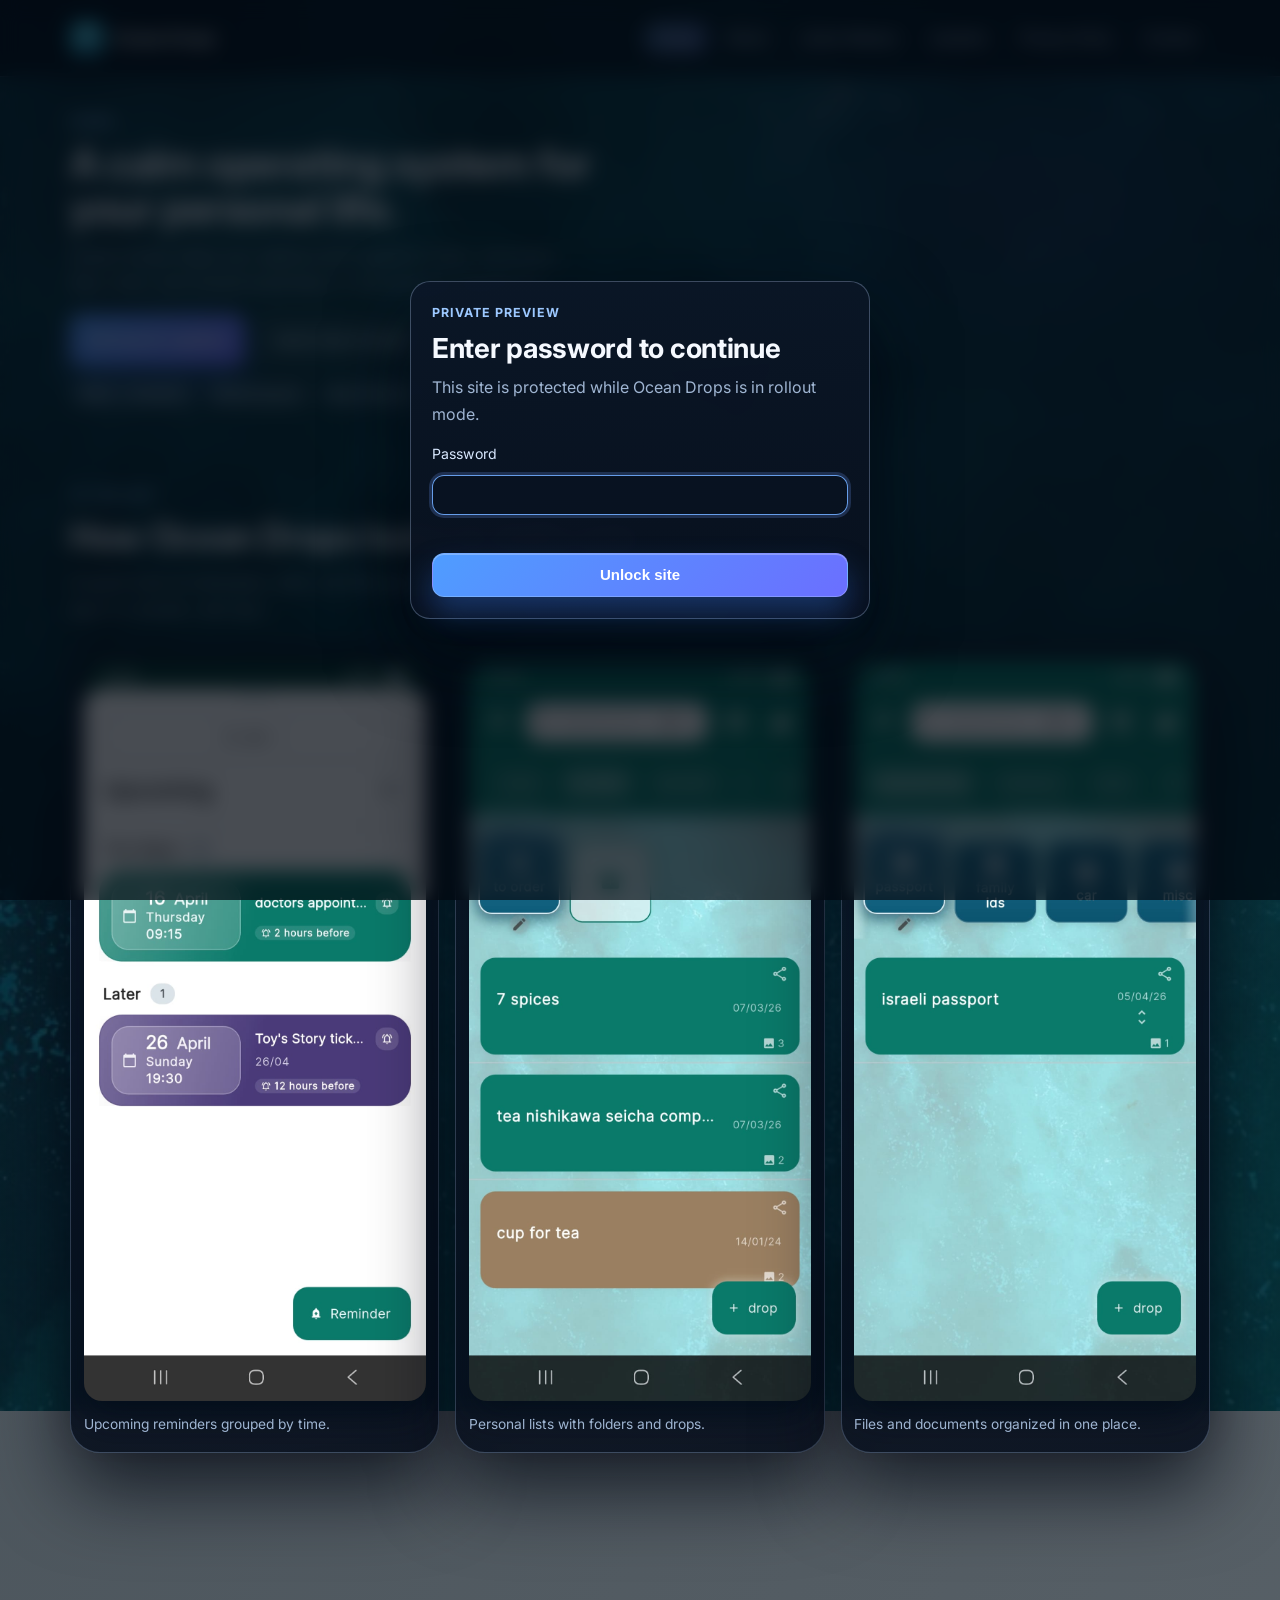
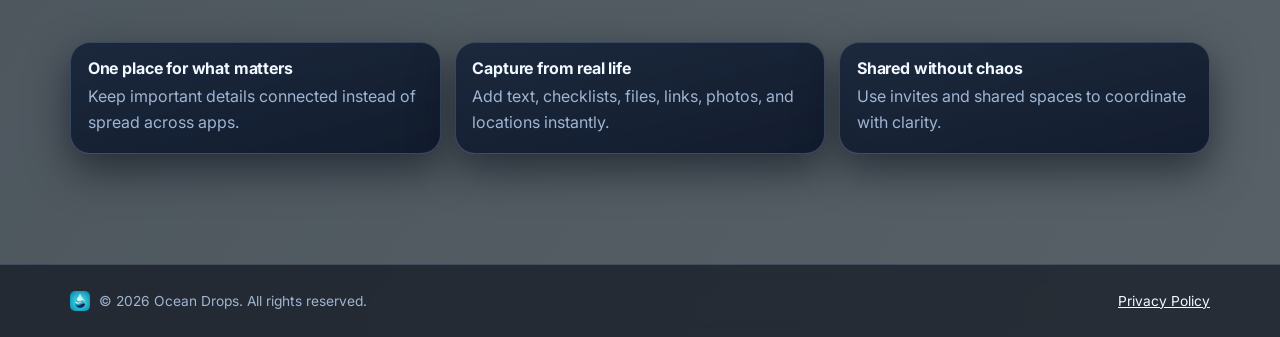
<file: landing/index.html>
<!doctype html>
<html lang="en">
  <head>
    <meta charset="UTF-8" />
    <meta name="viewport" content="width=device-width, initial-scale=1.0" />
    <title>Ocean Drops | Home</title>
    <meta
      name="description"
      content="Ocean Drops is a premium, calm life organizer for notes, reminders, files, links, personal information, and shared spaces."
    />
    <meta property="og:title" content="Ocean Drops" />
    <meta property="og:description" content="A calm operating space for life details." />
    <meta property="og:type" content="website" />
    <meta property="og:url" content="https://oceandrops.app" />
    <meta property="og:image" content="https://oceandrops.app/og-image.png" />
    <link rel="icon" type="image/png" href="./assets/app_icon.png" />
    <link rel="preconnect" href="https://fonts.googleapis.com" />
    <link rel="preconnect" href="https://fonts.gstatic.com" crossorigin />
    <link
      href="https://fonts.googleapis.com/css2?family=Inter:wght@400;500;600;700;800&display=swap"
      rel="stylesheet"
    />
    <link rel="stylesheet" href="./styles.css" />
    <script defer src="./content.js"></script>
    <script defer src="./app.js"></script>
  </head>
  <body>
    <a class="skip-link" href="#home">Skip to content</a>

    <header class="site-header">
      <div class="container nav-shell">
        <a class="brand" href="./index.html" aria-label="Ocean Drops home">
          <img src="./assets/app_icon.png" alt="Ocean Drops app icon" class="brand-icon" />
          <span class="brand-wordmark">Ocean Drops</span>
        </a>
        <nav aria-label="Primary">
          <ul class="nav-list">
            <li><a class="active" href="./index.html">Home</a></li>
            <li><a href="./about.html">About</a></li>
            <li><a href="./latest-release.html">Latest Release</a></li>
            <li><a href="./updates.html">Updates</a></li>
            <li><a href="./privacy-policy.html">Privacy Policy</a></li>
            <li><a href="./contact.html">Contact</a></li>
          </ul>
        </nav>
      </div>
    </header>

    <main id="home">
      <section class="section hero">
        <div class="container hero-grid">
          <div>
            <p class="eyebrow">Home</p>
            <h1>A calm operating system for your personal life.</h1>
            <p class="lead">
              Ocean Drops helps you capture and organize notes, reminders, files,
              links, and shared essentials in one premium experience.
            </p>
            <div class="cta-row">
              <a class="btn btn-primary" href="./contact.html">Get launch updates</a>
              <a class="btn btn-secondary" href="./about.html">Learn why it exists</a>
            </div>
            <div class="trust-row">
              <span>Notes + reminders</span>
              <span>Shared spaces</span>
              <span>Clear structure</span>
            </div>
          </div>

        </div>
      </section>

      <section class="section examples">
        <div class="container">
          <p class="eyebrow">In the app</p>
          <h2>How Ocean Drops looks in daily use</h2>
          <p class="lead">
            A quick look at reminders, lists, and file spaces so you can see the app in a simple, real way.
          </p>
          <div class="examples-grid">
            <article class="example-card panel">
              <img
                src="./assets/whatsapp-example-1.jpeg"
                alt="Ocean Drops app screenshot example."
                loading="lazy"
              />
              <p>Upcoming reminders grouped by time.</p>
            </article>
            <article class="example-card panel">
              <img
                src="./assets/whatsapp-example-2.jpeg"
                alt="Ocean Drops app screenshot example."
                loading="lazy"
              />
              <p>Personal lists with folders and drops.</p>
            </article>
            <article class="example-card panel">
              <img
                src="./assets/whatsapp-example-3.jpeg"
                alt="Ocean Drops app screenshot example."
                loading="lazy"
              />
              <p>Files and documents organized in one place.</p>
            </article>
          </div>
        </div>
      </section>

      <section class="section">
        <div class="container card-grid">
          <article class="info-card">
            <h3>One place for what matters</h3>
            <p>Keep important details connected instead of spread across apps.</p>
          </article>
          <article class="info-card">
            <h3>Capture from real life</h3>
            <p>Add text, checklists, files, links, photos, and locations instantly.</p>
          </article>
          <article class="info-card">
            <h3>Shared without chaos</h3>
            <p>Use invites and shared spaces to coordinate with clarity.</p>
          </article>
        </div>
      </section>
    </main>

    <footer class="site-footer">
      <div class="container footer-row">
        <div class="footer-brand">
          <img src="./assets/app_icon.png" alt="" aria-hidden="true" />
          <p>© <span id="year"></span> Ocean Drops. All rights reserved.</p>
        </div>
        <a href="./privacy-policy.html">Privacy Policy</a>
      </div>
    </footer>
  </body>
</html>
</file>
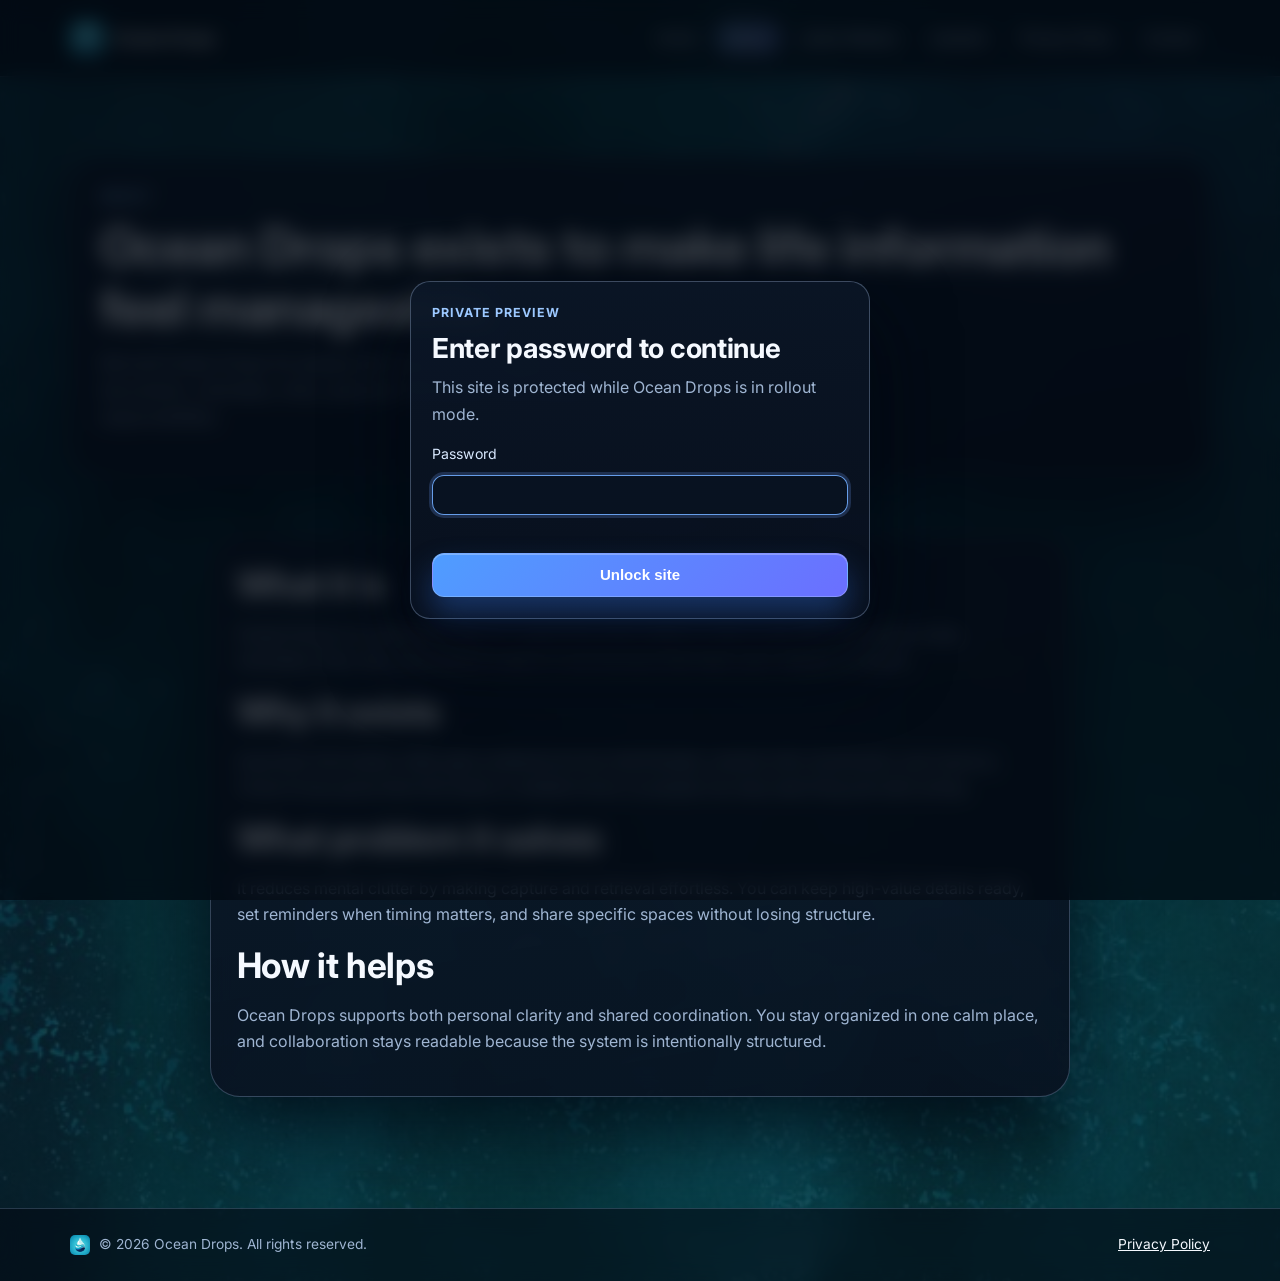
<file: landing/about.html>
<!doctype html>
<html lang="en">
  <head>
    <meta charset="UTF-8" />
    <meta name="viewport" content="width=device-width, initial-scale=1.0" />
    <title>Ocean Drops | About</title>
    <meta
      name="description"
      content="Learn what Ocean Drops is, why it exists, and how it helps keep important life information organized with calm clarity."
    />
    <link rel="icon" type="image/png" href="./assets/app_icon.png" />
    <link rel="preconnect" href="https://fonts.googleapis.com" />
    <link rel="preconnect" href="https://fonts.gstatic.com" crossorigin />
    <link
      href="https://fonts.googleapis.com/css2?family=Inter:wght@400;500;600;700;800&display=swap"
      rel="stylesheet"
    />
    <link rel="stylesheet" href="./styles.css" />
    <script defer src="./app.js"></script>
  </head>
  <body>
    <a class="skip-link" href="#main">Skip to content</a>
    <header class="site-header">
      <div class="container nav-shell">
        <a class="brand" href="./index.html" aria-label="Ocean Drops home">
          <img src="./assets/app_icon.png" alt="Ocean Drops app icon" class="brand-icon" />
          <span class="brand-wordmark">Ocean Drops</span>
        </a>
        <nav aria-label="Primary">
          <ul class="nav-list">
            <li><a href="./index.html">Home</a></li>
            <li><a class="active" href="./about.html">About</a></li>
            <li><a href="./latest-release.html">Latest Release</a></li>
            <li><a href="./updates.html">Updates</a></li>
            <li><a href="./privacy-policy.html">Privacy Policy</a></li>
            <li><a href="./contact.html">Contact</a></li>
          </ul>
        </nav>
      </div>
    </header>

    <main id="main">
      <section class="page-hero">
        <div class="container page-hero-wrap panel">
          <p class="eyebrow">About</p>
          <h1>Ocean Drops exists to make life information feel manageable.</h1>
          <p class="lead">
            We built Ocean Drops for people who carry a lot of details:
            documents, reminders, links, personal information, and shared
            responsibilities.
          </p>
        </div>
      </section>

      <section class="section page-body">
        <div class="container narrow content-panel panel">
          <h2>What it is</h2>
          <p>
            Ocean Drops is a centralized app for organizing what matters in day to
            day life. It combines notes, reminders, files, links, and shared
            folders in one structure that feels calm instead of chaotic.
          </p>

          <h2>Why it exists</h2>
          <p>
            Important information often gets scattered across chat threads, camera
            rolls, bookmarks, and memory. Ocean Drops gives that information a
            reliable home, so people can stop searching and start acting.
          </p>

          <h2>What problem it solves</h2>
          <p>
            It reduces mental clutter by making capture and retrieval effortless.
            You can keep high-value details ready, set reminders when timing
            matters, and share specific spaces without losing structure.
          </p>

          <h2>How it helps</h2>
          <p>
            Ocean Drops supports both personal clarity and shared coordination. You
            stay organized in one calm place, and collaboration stays readable
            because the system is intentionally structured.
          </p>
        </div>
      </section>
    </main>

    <footer class="site-footer">
      <div class="container footer-row">
        <div class="footer-brand">
          <img src="./assets/app_icon.png" alt="" aria-hidden="true" />
          <p>© <span id="year"></span> Ocean Drops. All rights reserved.</p>
        </div>
        <a href="./privacy-policy.html">Privacy Policy</a>
      </div>
    </footer>
  </body>
</html>
</file>
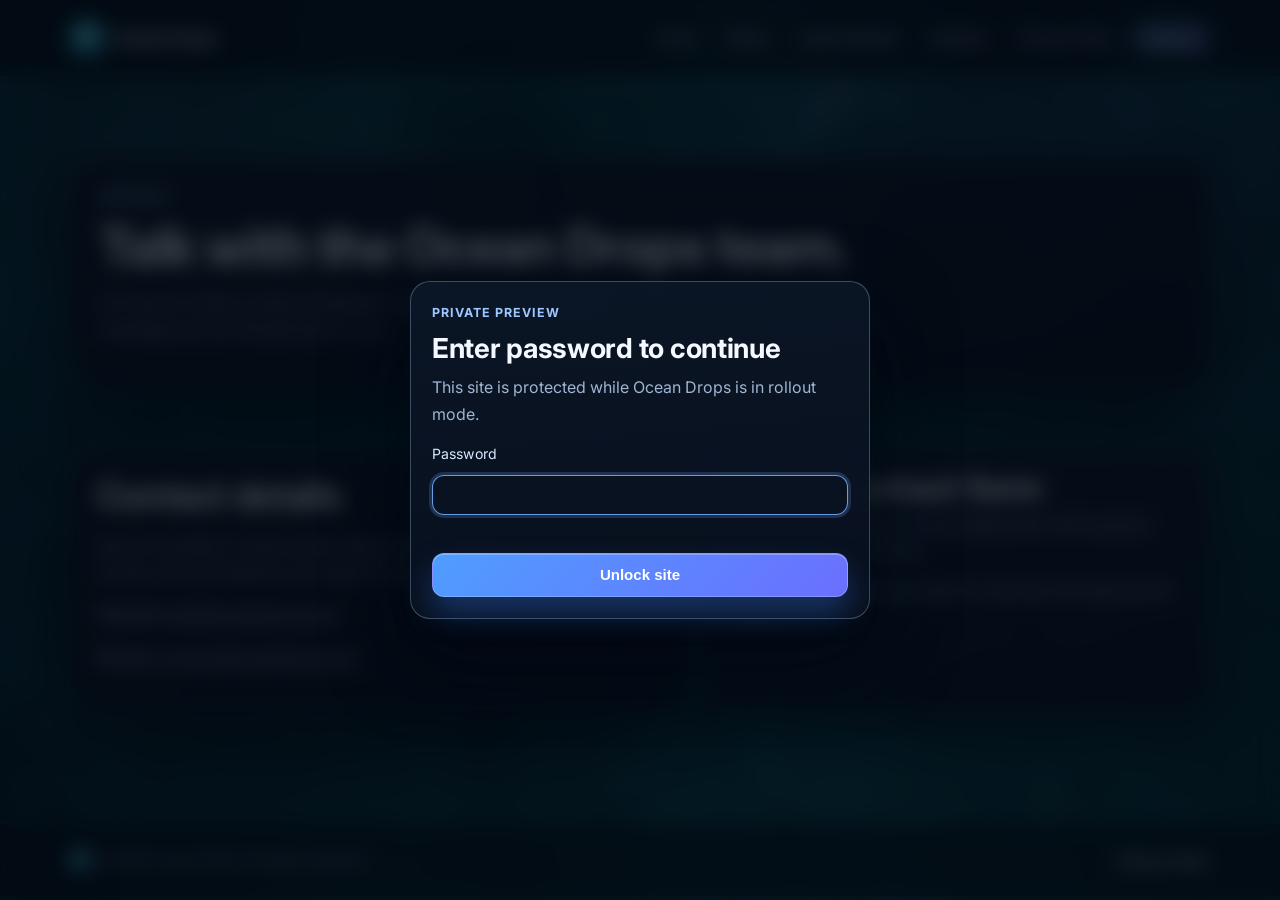
<file: landing/contact.html>
<!doctype html>
<html lang="en">
  <head>
    <meta charset="UTF-8" />
    <meta name="viewport" content="width=device-width, initial-scale=1.0" />
    <title>Ocean Drops | Contact</title>
    <meta
      name="description"
      content="Contact the Ocean Drops team for launch updates, product questions, and privacy inquiries."
    />
    <link rel="icon" type="image/png" href="./assets/app_icon.png" />
    <link rel="preconnect" href="https://fonts.googleapis.com" />
    <link rel="preconnect" href="https://fonts.gstatic.com" crossorigin />
    <link
      href="https://fonts.googleapis.com/css2?family=Inter:wght@400;500;600;700;800&display=swap"
      rel="stylesheet"
    />
    <link rel="stylesheet" href="./styles.css" />
    <script defer src="./app.js"></script>
  </head>
  <body>
    <a class="skip-link" href="#main">Skip to content</a>
    <header class="site-header">
      <div class="container nav-shell">
        <a class="brand" href="./index.html" aria-label="Ocean Drops home">
          <img src="./assets/app_icon.png" alt="Ocean Drops app icon" class="brand-icon" />
          <span class="brand-wordmark">Ocean Drops</span>
        </a>
        <nav aria-label="Primary">
          <ul class="nav-list">
            <li><a href="./index.html">Home</a></li>
            <li><a href="./about.html">About</a></li>
            <li><a href="./latest-release.html">Latest Release</a></li>
            <li><a href="./updates.html">Updates</a></li>
            <li><a href="./privacy-policy.html">Privacy Policy</a></li>
            <li><a class="active" href="./contact.html">Contact</a></li>
          </ul>
        </nav>
      </div>
    </header>

    <main id="main">
      <section class="page-hero">
        <div class="container page-hero-wrap panel">
          <p class="eyebrow">Contact</p>
          <h1>Talk with the Ocean Drops team.</h1>
          <p class="lead">
            For launch invites, product feedback, or partnerships, send us a
            message and we will get back to you.
          </p>
        </div>
      </section>

      <section class="section page-body">
        <div class="container contact-grid">
          <article class="content-panel panel">
            <h2>Contact details</h2>
            <p>
              We are currently in rollout mode. Responses are prioritized for launch
              access, privacy inquiries, and support cases.
            </p>
            <p>
              <strong>General:</strong>
              <a href="mailto:hello@oceandrops.app">hello@oceandrops.app</a>
            </p>
            <p>
              <strong>Privacy:</strong>
              <a href="mailto:privacy@oceandrops.app">privacy@oceandrops.app</a>
            </p>
          </article>

          <article class="contact-card">
            <h2>Future contact form</h2>
            <p>
              A secure form workflow can be added later with backend validation and
              rate limiting.
            </p>
            <p class="muted">
              This layout is intentionally static for security and deployment
              simplicity.
            </p>
          </article>
        </div>
      </section>
    </main>

    <footer class="site-footer">
      <div class="container footer-row">
        <div class="footer-brand">
          <img src="./assets/app_icon.png" alt="" aria-hidden="true" />
          <p>© <span id="year"></span> Ocean Drops. All rights reserved.</p>
        </div>
        <a href="./privacy-policy.html">Privacy Policy</a>
      </div>
    </footer>
  </body>
</html>
</file>
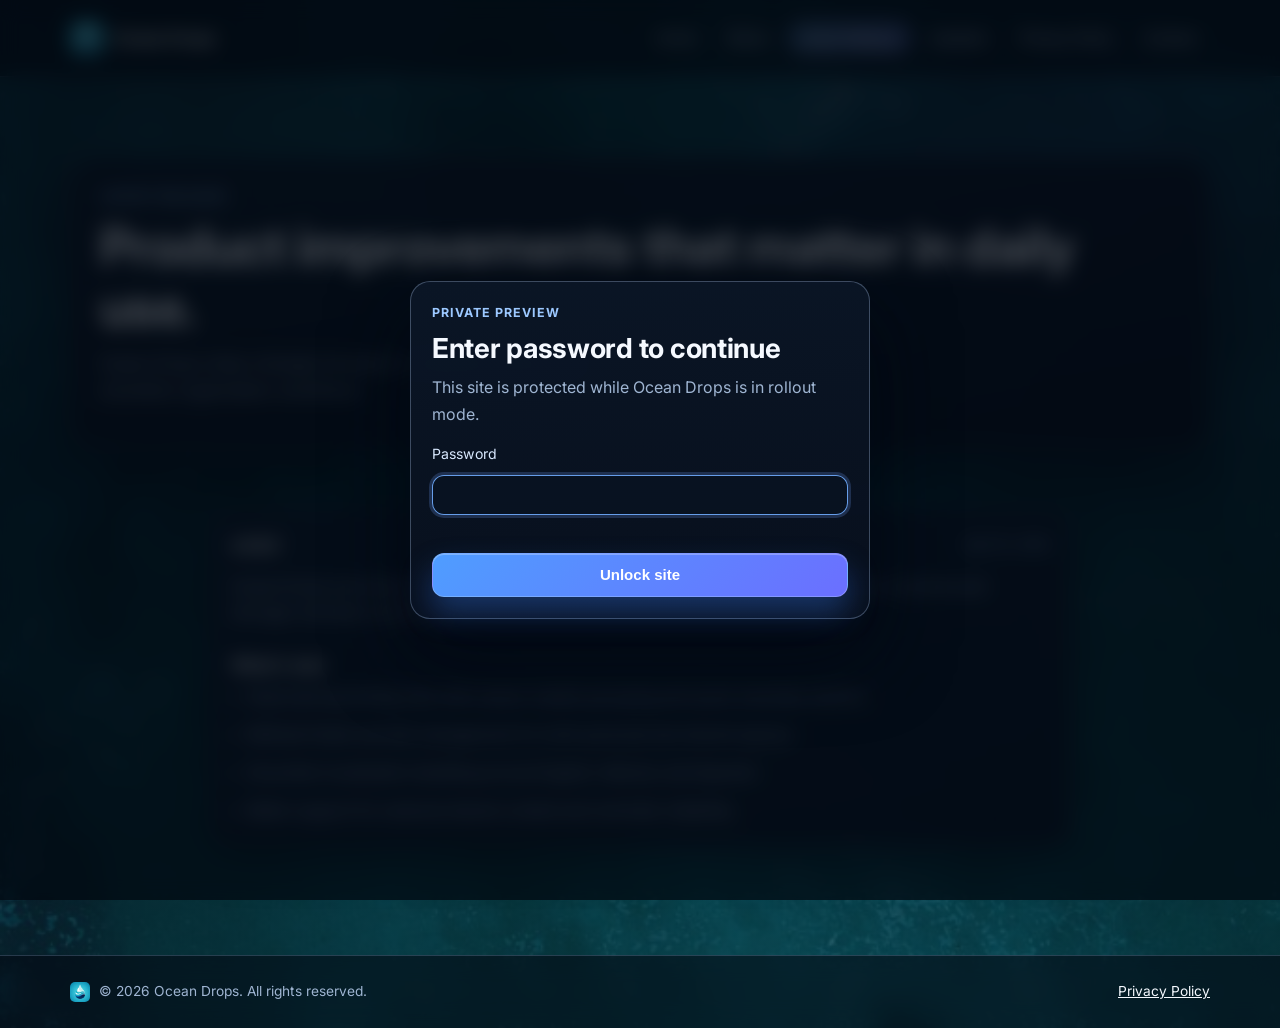
<file: landing/latest-release.html>
<!doctype html>
<html lang="en">
  <head>
    <meta charset="UTF-8" />
    <meta name="viewport" content="width=device-width, initial-scale=1.0" />
    <title>Ocean Drops | Latest Release</title>
    <meta
      name="description"
      content="Explore the latest Ocean Drops release with version details, improvements, and what's new."
    />
    <link rel="icon" type="image/png" href="./assets/app_icon.png" />
    <link rel="preconnect" href="https://fonts.googleapis.com" />
    <link rel="preconnect" href="https://fonts.gstatic.com" crossorigin />
    <link
      href="https://fonts.googleapis.com/css2?family=Inter:wght@400;500;600;700;800&display=swap"
      rel="stylesheet"
    />
    <link rel="stylesheet" href="./styles.css" />
    <script defer src="./content.js"></script>
    <script defer src="./app.js"></script>
  </head>
  <body>
    <a class="skip-link" href="#main">Skip to content</a>
    <header class="site-header">
      <div class="container nav-shell">
        <a class="brand" href="./index.html" aria-label="Ocean Drops home">
          <img src="./assets/app_icon.png" alt="Ocean Drops app icon" class="brand-icon" />
          <span class="brand-wordmark">Ocean Drops</span>
        </a>
        <nav aria-label="Primary">
          <ul class="nav-list">
            <li><a href="./index.html">Home</a></li>
            <li><a href="./about.html">About</a></li>
            <li><a class="active" href="./latest-release.html">Latest Release</a></li>
            <li><a href="./updates.html">Updates</a></li>
            <li><a href="./privacy-policy.html">Privacy Policy</a></li>
            <li><a href="./contact.html">Contact</a></li>
          </ul>
        </nav>
      </div>
    </header>

    <main id="main">
      <section class="page-hero">
        <div class="container page-hero-wrap panel">
          <p class="eyebrow">Latest Release</p>
          <h1>Product improvements that matter in daily use.</h1>
          <p class="lead">
            Ocean Drops ships changes focused on reliability, clarity, and smoother
            organization workflows.
          </p>
        </div>
      </section>

      <section class="section page-body">
        <div class="container narrow">
          <article class="release-card" id="latest-release-card" aria-live="polite"></article>
        </div>
      </section>
    </main>

    <footer class="site-footer">
      <div class="container footer-row">
        <div class="footer-brand">
          <img src="./assets/app_icon.png" alt="" aria-hidden="true" />
          <p>© <span id="year"></span> Ocean Drops. All rights reserved.</p>
        </div>
        <a href="./privacy-policy.html">Privacy Policy</a>
      </div>
    </footer>
  </body>
</html>
</file>
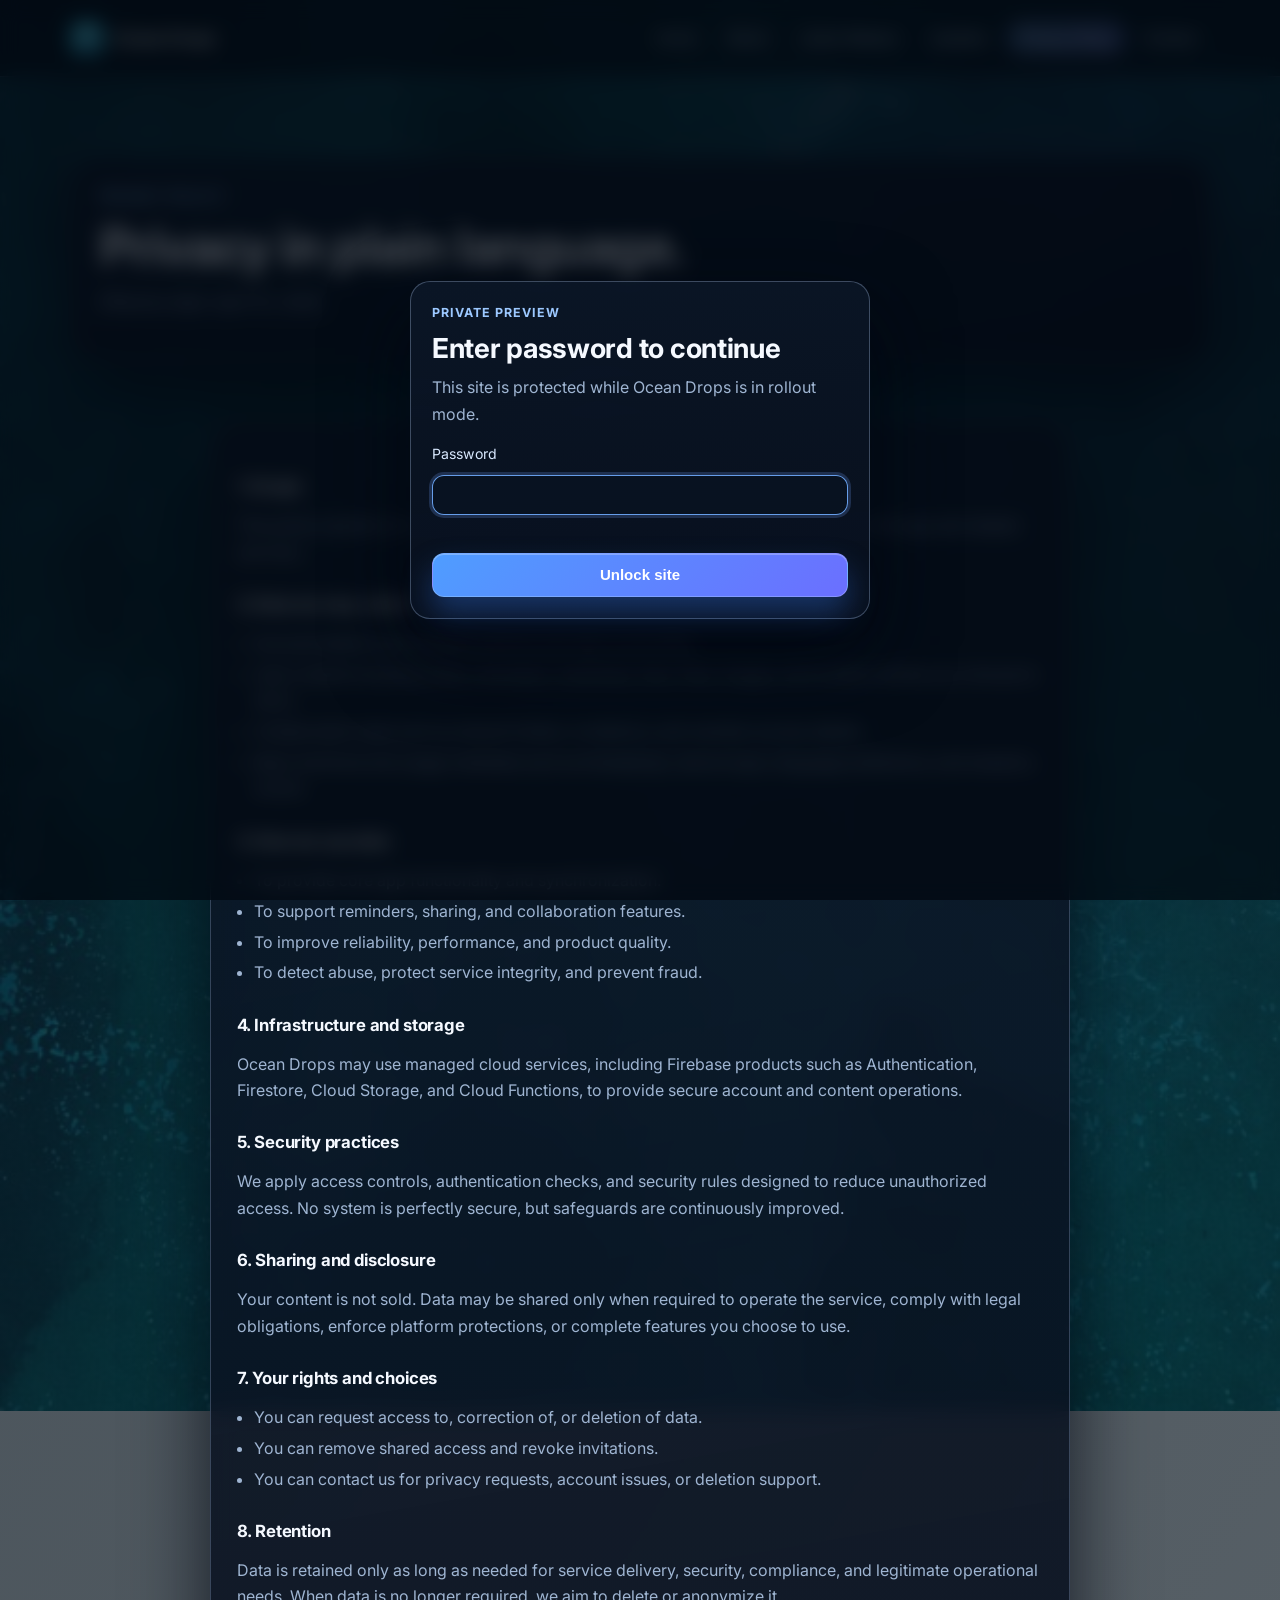
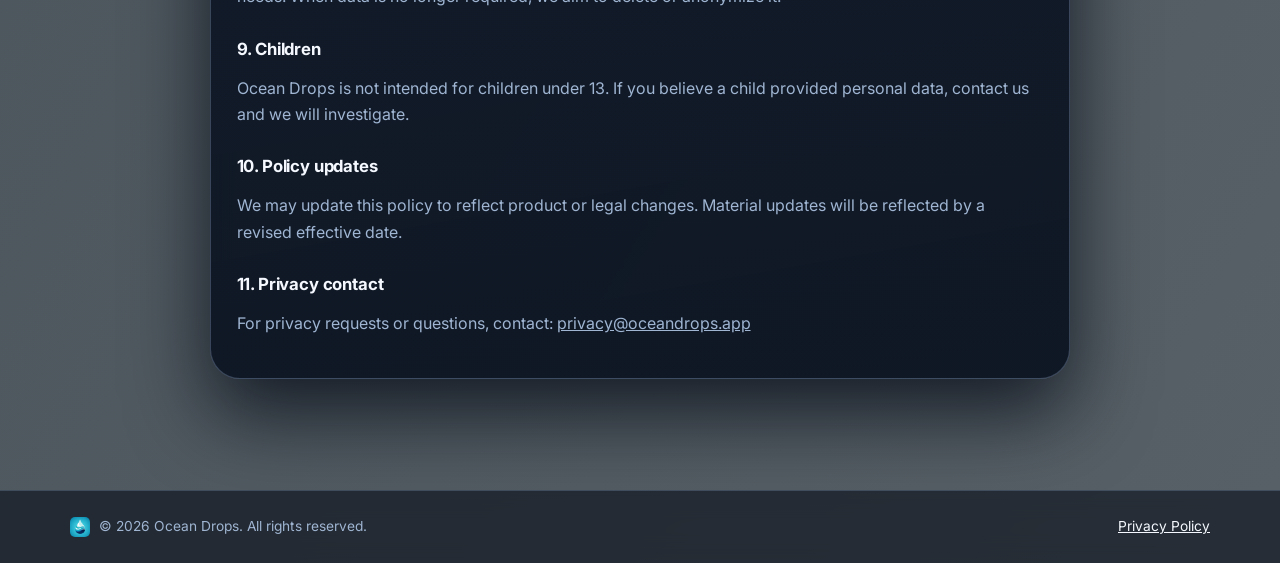
<file: landing/privacy-policy.html>
<!doctype html>
<html lang="en">
  <head>
    <meta charset="UTF-8" />
    <meta name="viewport" content="width=device-width, initial-scale=1.0" />
    <title>Ocean Drops | Privacy Policy</title>
    <meta
      name="description"
      content="Read the Ocean Drops privacy policy, including data use, storage, security practices, and user rights."
    />
    <link rel="icon" type="image/png" href="./assets/app_icon.png" />
    <link rel="preconnect" href="https://fonts.googleapis.com" />
    <link rel="preconnect" href="https://fonts.gstatic.com" crossorigin />
    <link
      href="https://fonts.googleapis.com/css2?family=Inter:wght@400;500;600;700;800&display=swap"
      rel="stylesheet"
    />
    <link rel="stylesheet" href="./styles.css" />
    <script defer src="./app.js"></script>
  </head>
  <body>
    <a class="skip-link" href="#main">Skip to content</a>
    <header class="site-header">
      <div class="container nav-shell">
        <a class="brand" href="./index.html" aria-label="Ocean Drops home">
          <img src="./assets/app_icon.png" alt="Ocean Drops app icon" class="brand-icon" />
          <span class="brand-wordmark">Ocean Drops</span>
        </a>
        <nav aria-label="Primary">
          <ul class="nav-list">
            <li><a href="./index.html">Home</a></li>
            <li><a href="./about.html">About</a></li>
            <li><a href="./latest-release.html">Latest Release</a></li>
            <li><a href="./updates.html">Updates</a></li>
            <li><a class="active" href="./privacy-policy.html">Privacy Policy</a></li>
            <li><a href="./contact.html">Contact</a></li>
          </ul>
        </nav>
      </div>
    </header>

    <main id="main">
      <section class="page-hero">
        <div class="container page-hero-wrap panel">
          <p class="eyebrow">Privacy Policy</p>
          <h1>Privacy in plain language.</h1>
          <p class="lead">
            Effective date: April 15, 2026
          </p>
        </div>
      </section>

      <section class="section page-body">
        <div class="container narrow content-panel panel">
          <h3>1. Scope</h3>
          <p>
            This policy explains how Ocean Drops collects, uses, and protects data
            when you use the app and related services.
          </p>

          <h3>2. Data we may collect</h3>
          <ul>
            <li>Account details such as email address and sign-in provider.</li>
            <li>
              User content including notes, reminders, checklists, links, files,
              images, and location entries you choose to store.
            </li>
            <li>
              Collaboration data such as shared folders, invitations, and member
              access details.
            </li>
            <li>
              Basic technical and usage metadata such as timestamps, device type,
              language preference, and analytics events.
            </li>
          </ul>

          <h3>3. How we use data</h3>
          <ul>
            <li>To provide core app functionality and synchronization.</li>
            <li>To support reminders, sharing, and collaboration features.</li>
            <li>To improve reliability, performance, and product quality.</li>
            <li>To detect abuse, protect service integrity, and prevent fraud.</li>
          </ul>

          <h3>4. Infrastructure and storage</h3>
          <p>
            Ocean Drops may use managed cloud services, including Firebase products
            such as Authentication, Firestore, Cloud Storage, and Cloud Functions,
            to provide secure account and content operations.
          </p>

          <h3>5. Security practices</h3>
          <p>
            We apply access controls, authentication checks, and security rules
            designed to reduce unauthorized access. No system is perfectly secure,
            but safeguards are continuously improved.
          </p>

          <h3>6. Sharing and disclosure</h3>
          <p>
            Your content is not sold. Data may be shared only when required to
            operate the service, comply with legal obligations, enforce platform
            protections, or complete features you choose to use.
          </p>

          <h3>7. Your rights and choices</h3>
          <ul>
            <li>You can request access to, correction of, or deletion of data.</li>
            <li>You can remove shared access and revoke invitations.</li>
            <li>
              You can contact us for privacy requests, account issues, or deletion
              support.
            </li>
          </ul>

          <h3>8. Retention</h3>
          <p>
            Data is retained only as long as needed for service delivery, security,
            compliance, and legitimate operational needs. When data is no longer
            required, we aim to delete or anonymize it.
          </p>

          <h3>9. Children</h3>
          <p>
            Ocean Drops is not intended for children under 13. If you believe a
            child provided personal data, contact us and we will investigate.
          </p>

          <h3>10. Policy updates</h3>
          <p>
            We may update this policy to reflect product or legal changes. Material
            updates will be reflected by a revised effective date.
          </p>

          <h3>11. Privacy contact</h3>
          <p>
            For privacy requests or questions, contact:
            <a href="mailto:privacy@oceandrops.app">privacy@oceandrops.app</a>
          </p>
        </div>
      </section>
    </main>

    <footer class="site-footer">
      <div class="container footer-row">
        <div class="footer-brand">
          <img src="./assets/app_icon.png" alt="" aria-hidden="true" />
          <p>© <span id="year"></span> Ocean Drops. All rights reserved.</p>
        </div>
        <a href="./privacy-policy.html">Privacy Policy</a>
      </div>
    </footer>
  </body>
</html>
</file>
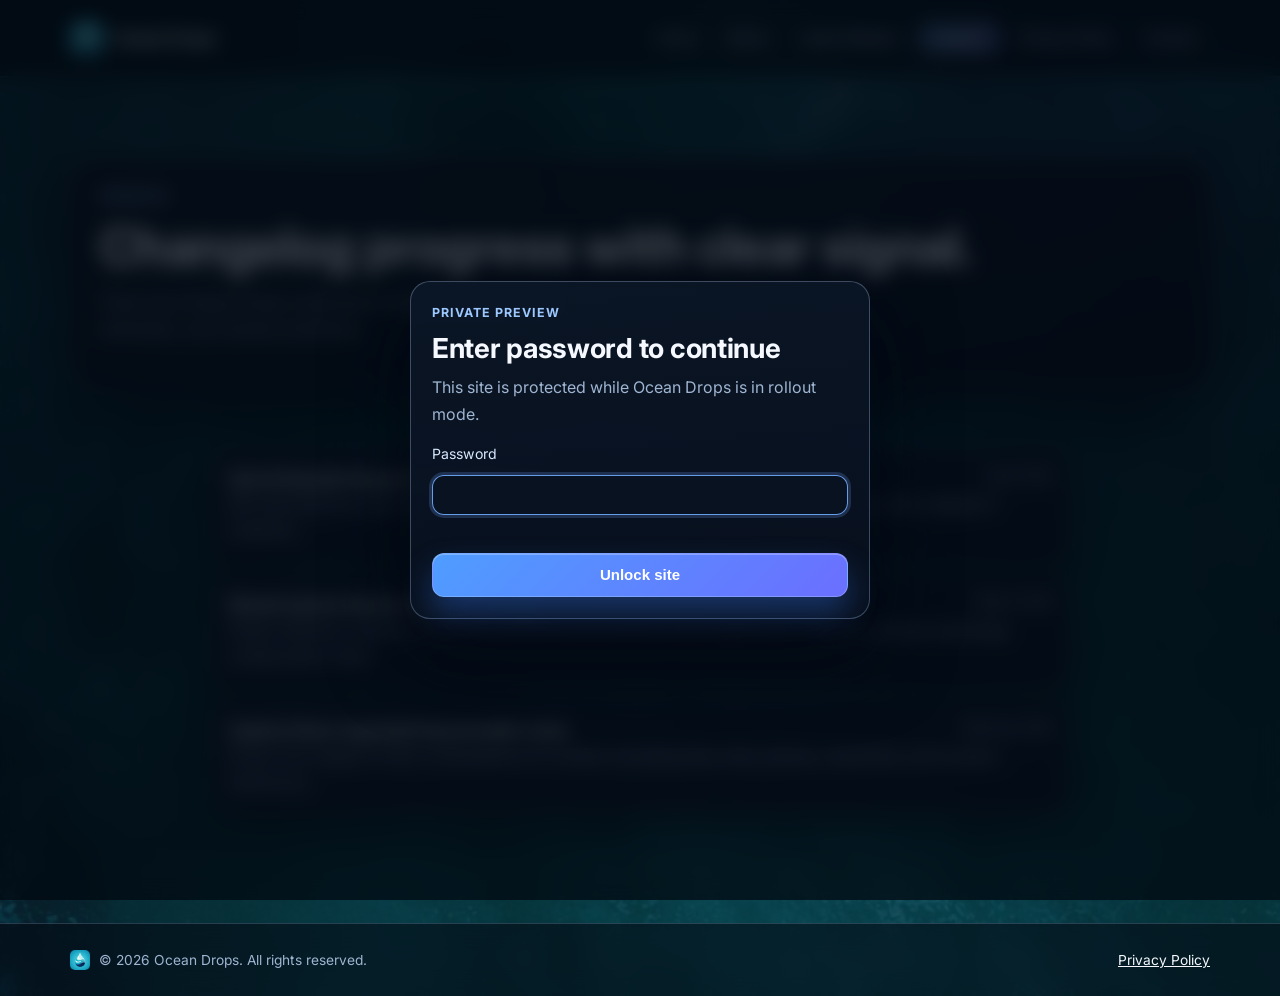
<file: landing/updates.html>
<!doctype html>
<html lang="en">
  <head>
    <meta charset="UTF-8" />
    <meta name="viewport" content="width=device-width, initial-scale=1.0" />
    <title>Ocean Drops | Updates</title>
    <meta
      name="description"
      content="Follow product updates and changelog entries for Ocean Drops."
    />
    <link rel="icon" type="image/png" href="./assets/app_icon.png" />
    <link rel="preconnect" href="https://fonts.googleapis.com" />
    <link rel="preconnect" href="https://fonts.gstatic.com" crossorigin />
    <link
      href="https://fonts.googleapis.com/css2?family=Inter:wght@400;500;600;700;800&display=swap"
      rel="stylesheet"
    />
    <link rel="stylesheet" href="./styles.css" />
    <script defer src="./content.js"></script>
    <script defer src="./app.js"></script>
  </head>
  <body>
    <a class="skip-link" href="#main">Skip to content</a>
    <header class="site-header">
      <div class="container nav-shell">
        <a class="brand" href="./index.html" aria-label="Ocean Drops home">
          <img src="./assets/app_icon.png" alt="Ocean Drops app icon" class="brand-icon" />
          <span class="brand-wordmark">Ocean Drops</span>
        </a>
        <nav aria-label="Primary">
          <ul class="nav-list">
            <li><a href="./index.html">Home</a></li>
            <li><a href="./about.html">About</a></li>
            <li><a href="./latest-release.html">Latest Release</a></li>
            <li><a class="active" href="./updates.html">Updates</a></li>
            <li><a href="./privacy-policy.html">Privacy Policy</a></li>
            <li><a href="./contact.html">Contact</a></li>
          </ul>
        </nav>
      </div>
    </header>

    <main id="main">
      <section class="page-hero">
        <div class="container page-hero-wrap panel">
          <p class="eyebrow">Updates</p>
          <h1>Changelog progress with clear signal.</h1>
          <p class="lead">
            Track how Ocean Drops continues to improve organization, reminders,
            and shared workflows.
          </p>
        </div>
      </section>

      <section class="section page-body">
        <div class="container narrow">
          <div class="timeline" id="updates-feed" aria-live="polite"></div>
        </div>
      </section>
    </main>

    <footer class="site-footer">
      <div class="container footer-row">
        <div class="footer-brand">
          <img src="./assets/app_icon.png" alt="" aria-hidden="true" />
          <p>© <span id="year"></span> Ocean Drops. All rights reserved.</p>
        </div>
        <a href="./privacy-policy.html">Privacy Policy</a>
      </div>
    </footer>
  </body>
</html>
</file>
<file: landing/styles.css>
:root {
  --bg: #030813;
  --surface: #0b1424;
  --surface-soft: #132038;
  --line: rgba(151, 178, 218, 0.24);
  --text: #f5f9ff;
  --muted: #9fb5d2;
  --primary: #5ca6ff;
  --primary-strong: #6a7cff;
  --teal: #5be4ff;
  --mist: #d5e6ff;
  --sand: #b8924a;
  --radius-xl: 30px;
  --radius-lg: 20px;
  --radius-md: 14px;
  --shadow-heavy: 0 34px 80px rgba(2, 7, 17, 0.75);
  --shadow-soft: 0 16px 40px rgba(3, 9, 20, 0.55);
}

*,
*::before,
*::after {
  box-sizing: border-box;
}

html {
  scroll-behavior: smooth;
}

body {
  margin: 0;
  color: var(--text);
  font-family: Inter, -apple-system, BlinkMacSystemFont, "Segoe UI", sans-serif;
  line-height: 1.65;
  position: relative;
  min-height: 100vh;
  background:
    linear-gradient(120deg, rgba(8, 21, 31, 0.74), rgba(8, 21, 31, 0.68)),
    radial-gradient(circle at 12% 8%, rgba(74, 160, 196, 0.22), transparent 30%),
    radial-gradient(circle at 85% 20%, rgba(80, 104, 186, 0.25), transparent 36%),
    url("./assets/ocean_bg.png") center / cover no-repeat fixed;
  overflow-x: hidden;
}

body::before,
body::after {
  content: "";
  position: fixed;
  inset: 0;
  pointer-events: none;
  z-index: -1;
}

body::before {
  background:
    repeating-linear-gradient(
      90deg,
      rgba(168, 190, 220, 0.08) 0,
      rgba(168, 190, 220, 0.08) 1px,
      transparent 1px,
      transparent 90px
    ),
    repeating-linear-gradient(
      0deg,
      rgba(168, 190, 220, 0.06) 0,
      rgba(168, 190, 220, 0.06) 1px,
      transparent 1px,
      transparent 90px
    );
  mask-image: radial-gradient(circle at 50% 22%, black 30%, transparent 90%);
  opacity: 0.06;
}

body::after {
  background:
    radial-gradient(420px 240px at 20% 24%, rgba(91, 228, 255, 0.08), transparent 75%),
    radial-gradient(480px 260px at 80% 22%, rgba(106, 124, 255, 0.1), transparent 74%);
  filter: blur(6px);
}

.site-locked {
  overflow: hidden;
}

.password-gate {
  position: fixed;
  inset: 0;
  z-index: 120;
  display: grid;
  place-items: center;
  padding: 1rem;
  background: rgba(2, 7, 16, 0.72);
  backdrop-filter: blur(10px);
}

.password-gate-card {
  width: min(460px, 92vw);
  border-radius: 20px;
  padding: 1.3rem;
  border: 1px solid rgba(171, 196, 233, 0.32);
  background: linear-gradient(175deg, rgba(11, 23, 40, 0.93), rgba(8, 16, 30, 0.95));
  box-shadow: var(--shadow-heavy);
}

.password-gate-eyebrow {
  margin: 0;
  color: #9cc8ff;
  font-size: 0.78rem;
  font-weight: 700;
  letter-spacing: 0.08em;
  text-transform: uppercase;
}

.password-gate-card h2 {
  margin-top: 0.5rem;
  font-size: clamp(1.35rem, 3vw, 1.72rem);
}

.password-gate-text {
  margin: 0.6rem 0 0;
}

.password-gate-form {
  margin-top: 0.95rem;
  display: grid;
  gap: 0.6rem;
}

.password-gate-label {
  font-size: 0.88rem;
  color: #d9e9ff;
}

.password-gate-input {
  width: 100%;
  border-radius: 12px;
  border: 1px solid rgba(165, 192, 232, 0.4);
  background: rgba(9, 19, 34, 0.88);
  color: #f5f8ff;
  padding: 0.72rem 0.84rem;
  outline: none;
}

.password-gate-input:focus {
  border-color: rgba(112, 172, 255, 0.9);
  box-shadow: 0 0 0 3px rgba(109, 157, 245, 0.22);
}

.password-gate-error {
  min-height: 1.15rem;
  margin: 0;
  color: #ffb8b8;
  font-size: 0.84rem;
}

.password-gate-btn {
  width: 100%;
}

a {
  color: inherit;
}

.skip-link {
  position: absolute;
  left: -999px;
  top: -999px;
}

.skip-link:focus {
  left: 1rem;
  top: 1rem;
  color: #0c2433;
  background: #fff;
  border-radius: 10px;
  padding: 0.45rem 0.65rem;
}

.container {
  width: min(1140px, 92vw);
  margin: 0 auto;
}

.section {
  padding: 4.9rem 0;
}

.site-header {
  position: sticky;
  top: 0;
  z-index: 30;
  border-bottom: 1px solid rgba(137, 165, 202, 0.28);
  backdrop-filter: blur(16px);
  background: rgba(4, 9, 18, 0.62);
}

.nav-shell {
  min-height: 76px;
  display: flex;
  align-items: center;
  justify-content: space-between;
  gap: 1rem;
}

.brand {
  display: inline-flex;
  gap: 0.65rem;
  align-items: center;
  text-decoration: none;
}

.brand-icon {
  width: 34px;
  height: 34px;
  border-radius: 9px;
  box-shadow: 0 6px 18px rgba(7, 20, 30, 0.45);
}

.brand-wordmark {
  font-weight: 700;
  letter-spacing: 0.01em;
}

.nav-list {
  list-style: none;
  display: flex;
  align-items: center;
  flex-wrap: wrap;
  gap: 0.42rem;
  margin: 0;
  padding: 0;
}

.nav-list li {
  display: flex;
  align-items: center;
}

.nav-list a {
  display: inline-flex;
  align-items: center;
  justify-content: center;
  text-decoration: none;
  color: #d8e7ff;
  font-size: 0.89rem;
  line-height: 1;
  padding: 0.48rem 0.72rem;
  border-radius: 999px;
  border: 1px solid transparent;
  transition: all 0.2s ease;
}

.nav-list a:hover {
  color: #fff;
  background: rgba(92, 166, 255, 0.18);
  border-color: rgba(181, 207, 242, 0.42);
}

.nav-list a.active {
  color: #fff;
  border-color: rgba(192, 214, 246, 0.48);
  background: linear-gradient(125deg, rgba(92, 166, 255, 0.34), rgba(106, 124, 255, 0.4));
  box-shadow: inset 0 0 0 1px rgba(224, 237, 255, 0.15);
}

.eyebrow {
  margin: 0 0 0.5rem;
  color: #8ec8ff;
  font-size: 0.79rem;
  font-weight: 700;
  letter-spacing: 0.12em;
  text-transform: uppercase;
}

h1,
h2,
h3 {
  margin: 0;
  line-height: 1.2;
  letter-spacing: -0.01em;
}

h1 {
  font-size: clamp(2.2rem, 4vw, 3.5rem);
}

h2 {
  font-size: clamp(1.5rem, 2.8vw, 2.2rem);
}

h3 {
  margin: 1.8rem 0 0.52rem;
  font-size: 1.05rem;
}

p,
li {
  color: var(--muted);
}

.hero {
  padding-top: 2.2rem;
  padding-bottom: 2.6rem;
}

.hero-grid {
  display: grid;
  grid-template-columns: 1fr;
  gap: 1.1rem;
  align-items: center;
}

.hero-grid > div {
  max-width: 760px;
}

.hero h1 {
  font-size: clamp(1.9rem, 3.2vw, 3rem);
  line-height: 1.1;
  max-width: 20ch;
}

.lead {
  margin-top: 0.72rem;
  max-width: 52ch;
  font-size: 1.02rem;
}

.cta-row {
  margin-top: 1.1rem;
  display: flex;
  flex-wrap: wrap;
  gap: 0.62rem;
}

.btn {
  display: inline-flex;
  align-items: center;
  justify-content: center;
  text-decoration: none;
  font-weight: 650;
  font-size: 0.94rem;
  border-radius: 12px;
  padding: 0.78rem 1.04rem;
  border: 1px solid transparent;
  transition: all 0.2s ease;
}

.btn:hover {
  transform: translateY(-1px);
  filter: brightness(1.04);
}

.btn-primary {
  color: #fff;
  background: linear-gradient(135deg, #4f9dff, #6b6fff);
  border-color: rgba(220, 231, 255, 0.26);
  box-shadow:
    0 16px 30px rgba(42, 96, 189, 0.45),
    inset 0 1px 0 rgba(255, 255, 255, 0.26);
}

.btn-secondary {
  color: #dbe9ff;
  border-color: rgba(170, 197, 233, 0.38);
  background: rgba(255, 255, 255, 0.06);
  backdrop-filter: blur(8px);
}

.trust-row {
  margin-top: 0.85rem;
  display: flex;
  flex-wrap: wrap;
  gap: 0.38rem;
}

.trust-row span {
  font-size: 0.76rem;
  font-weight: 600;
  padding: 0.25rem 0.55rem;
  border-radius: 999px;
  color: #dcefff;
  border: 1px solid rgba(169, 196, 237, 0.36);
  background: rgba(152, 184, 232, 0.1);
}

.panel {
  border-radius: var(--radius-xl);
  background: linear-gradient(170deg, rgba(13, 23, 40, 0.84), rgba(8, 16, 30, 0.9));
  border: 1px solid rgba(161, 188, 226, 0.28);
  box-shadow: var(--shadow-heavy);
  backdrop-filter: blur(10px);
}

.product-preview {
  padding: 1rem;
}

.hero-screenshot {
  width: 100%;
  display: block;
  border-radius: 20px;
  max-height: 620px;
  object-fit: contain;
  object-position: center top;
  background: rgba(3, 9, 18, 0.6);
  box-shadow: 0 20px 40px rgba(2, 9, 21, 0.55);
}

.app-shell {
  border-radius: 25px;
  padding: 0.9rem;
  color: #17384b;
  background: linear-gradient(163deg, #eef5ff, #d9e5f7);
  box-shadow: inset 0 1px 0 rgba(255, 255, 255, 0.75);
}

.app-header {
  display: flex;
  align-items: center;
  gap: 0.5rem;
  margin-bottom: 0.7rem;
}

.app-header img {
  width: 24px;
  height: 24px;
  border-radius: 6px;
}

.app-header p {
  margin: 0;
  color: #17364b;
  font-weight: 700;
  line-height: 1.1;
}

.app-header small {
  color: #547082;
}

.tab-row,
.folder-row {
  display: flex;
  flex-wrap: wrap;
  gap: 0.4rem;
  margin-bottom: 0.6rem;
}

.tab,
.folder-chip {
  border-radius: 999px;
  font-size: 0.7rem;
  font-weight: 700;
  padding: 0.24rem 0.55rem;
}

.tab {
  color: #345669;
  background: #dbe9f2;
}

.tab.active {
  color: #fff;
  background: linear-gradient(135deg, #4f9dff, #6b6fff);
}

.folder-chip {
  background: #edf5f9;
  color: #49697b;
}

.folder-chip.active {
  background: #b4cbda;
  color: #20495f;
}

.drop-card {
  border-radius: 16px;
  padding: 0.85rem;
  margin-bottom: 0.58rem;
  color: #fff;
  background: linear-gradient(145deg, #1f81f6, #4950cc);
  box-shadow: var(--shadow-soft);
}

.drop-card.alt {
  background: linear-gradient(145deg, #5f7995, #34465f);
}

.drop-card h4 {
  margin: 0;
  font-size: 0.94rem;
}

.drop-card p {
  margin: 0.35rem 0 0;
  color: rgba(255, 255, 255, 0.92);
  font-size: 0.82rem;
}

.meta-pills {
  margin-top: 0.56rem;
  display: flex;
  flex-wrap: wrap;
  gap: 0.4rem;
}

.meta-pills span {
  font-size: 0.66rem;
  font-weight: 600;
  padding: 0.16rem 0.42rem;
  border-radius: 999px;
  background: rgba(255, 255, 255, 0.17);
}

.examples {
  padding-top: 2.2rem;
}

.examples-grid {
  margin-top: 1.5rem;
  display: grid;
  grid-template-columns: repeat(3, minmax(0, 1fr));
  gap: 1rem;
}

.example-card {
  padding: 0.8rem;
}

.example-card img {
  width: 100%;
  height: auto;
  border-radius: 18px;
  display: block;
  object-fit: contain;
  background: rgba(3, 9, 18, 0.55);
  box-shadow: 0 18px 36px rgba(2, 9, 21, 0.5);
}

.example-card p {
  margin: 0.75rem 0 0.2rem;
  font-size: 0.86rem;
}

.card-grid {
  margin-top: 2rem;
  display: grid;
  grid-template-columns: repeat(3, minmax(0, 1fr));
  gap: 0.85rem;
}

.info-card {
  border-radius: var(--radius-lg);
  padding: 1.05rem;
  background: linear-gradient(165deg, rgba(16, 30, 52, 0.82), rgba(11, 21, 40, 0.9));
  border: 1px solid rgba(156, 184, 223, 0.26);
  box-shadow: var(--shadow-soft);
  backdrop-filter: blur(8px);
}

.info-card h3 {
  margin: 0 0 0.28rem;
  font-size: 1rem;
  color: #f2f8ff;
}

.info-card p {
  margin: 0;
}

.page-hero {
  padding: 5rem 0 2.5rem;
}

.page-hero-wrap {
  padding: 1.8rem;
}

.page-hero h1 {
  margin-top: 0.35rem;
}

.page-body {
  padding-top: 1.2rem;
}

.content-panel {
  padding: 1.6rem;
}

.narrow {
  width: min(860px, 92vw);
}

.release-card,
.timeline-item,
.contact-card {
  border: 1px solid rgba(154, 184, 223, 0.25);
  border-radius: var(--radius-lg);
  background: linear-gradient(170deg, rgba(14, 27, 47, 0.84), rgba(10, 21, 38, 0.9));
  box-shadow: var(--shadow-soft);
  backdrop-filter: blur(8px);
}

.release-card {
  padding: 1.25rem;
}

.release-head {
  display: flex;
  justify-content: space-between;
  align-items: center;
  gap: 0.7rem;
  flex-wrap: wrap;
}

.release-version {
  margin: 0;
  font-size: 1.14rem;
  font-weight: 800;
  color: #f4f9ff;
}

.release-date {
  margin: 0;
  font-size: 0.82rem;
  color: #95bee9;
}

.release-summary {
  margin: 0.8rem 0 1rem;
}

.release-meta {
  margin: 0;
  padding-left: 1rem;
  display: grid;
  gap: 0.44rem;
}

.timeline {
  display: grid;
  gap: 0.8rem;
}

.timeline-item {
  padding: 1rem 1.05rem;
}

.timeline-item p {
  margin: 0;
}

.timeline-item-head {
  display: flex;
  justify-content: space-between;
  gap: 1rem;
  flex-wrap: wrap;
}

.timeline-title {
  font-weight: 700;
  color: #f1f8ff;
}

.timeline-date {
  font-size: 0.8rem;
  color: #9dc3e8;
}

.contact-grid {
  display: grid;
  grid-template-columns: 1.1fr 0.9fr;
  gap: 1rem;
}

.contact-card {
  padding: 1.1rem;
}

.contact-card p {
  margin: 0.2rem 0 0.75rem;
}

.contact-card a {
  color: #d4eefc;
}

.site-footer {
  border-top: 1px solid rgba(150, 182, 225, 0.24);
  background: rgba(4, 10, 20, 0.58);
  margin-top: 2rem;
  backdrop-filter: blur(12px);
}

.footer-row {
  min-height: 72px;
  display: flex;
  align-items: center;
  justify-content: space-between;
  gap: 0.8rem;
  font-size: 0.86rem;
}

.footer-brand {
  display: inline-flex;
  align-items: center;
  gap: 0.55rem;
}

.footer-brand img {
  width: 20px;
  height: 20px;
  border-radius: 5px;
}

ul {
  padding-left: 1.1rem;
}

li + li {
  margin-top: 0.28rem;
}

.nav-list li + li {
  margin-top: 0;
}

@media (max-width: 980px) {
  .hero-grid,
  .examples-grid,
  .card-grid,
  .contact-grid {
    grid-template-columns: 1fr;
  }
}

@media (max-width: 760px) {
  .section {
    padding: 4.25rem 0;
  }

  .hero {
    padding: 1.5rem 0 2rem;
  }

  .nav-shell {
    align-items: center;
    min-height: 64px;
    padding-top: 0.55rem;
    padding-bottom: 0.55rem;
    flex-direction: row;
    flex-wrap: nowrap;
    gap: 0.7rem;
  }

  .nav-shell nav {
    min-width: 0;
    flex: 1;
  }

  .nav-list {
    flex-wrap: nowrap;
    overflow-x: auto;
    -webkit-overflow-scrolling: touch;
    scrollbar-width: none;
  }

  .nav-list::-webkit-scrollbar {
    display: none;
  }

  .nav-list a {
    font-size: 0.84rem;
    padding: 0.42rem 0.62rem;
  }

  .page-hero-wrap,
  .content-panel {
    padding: 1.2rem;
  }
}
</file>
